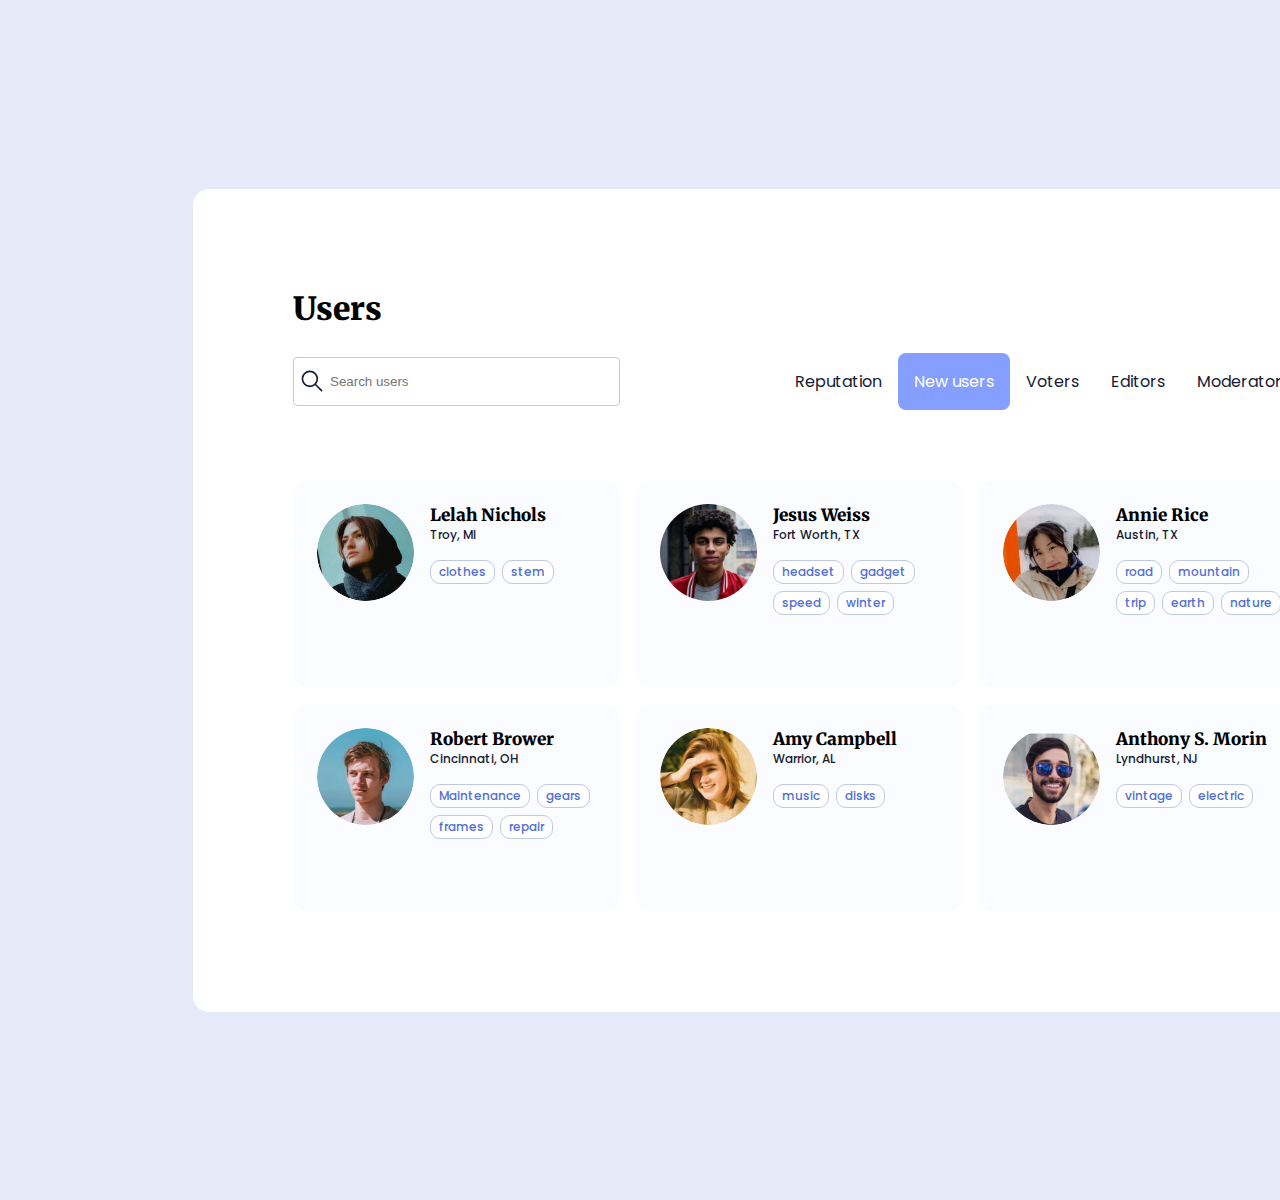
<file: bai3/index.html>
<!DOCTYPE html>
<html lang="en">
  <head>
    <meta charset="UTF-8" />
    <meta name="viewport" content="width=device-width, initial-scale=1.0" />
    <title>Document</title>
    <link rel="stylesheet" href="./css/style.css" />
    <link
      href="https://fonts.googleapis.com/css?family=Merriweather"
      rel="stylesheet"
    />
    <link
      href="https://fonts.googleapis.com/css?family=Poppins"
      rel="stylesheet"
    />
  </head>
  <body>
    <div class="container">
      <div class="top">
        <h3>Users</h3>
        <div class="top-child">
          <div class="input">
            <svg
              xmlns="http://www.w3.org/2000/svg"
              width="32"
              height="32"
              viewBox="0 0 32 32"
              fill="none"
            >
              <g clip-path="url(#clip0_2_6)">
                <path
                  d="M13.3333 22.6667C18.488 22.6667 22.6667 18.488 22.6667 13.3333C22.6667 8.17868 18.488 4 13.3333 4C8.17868 4 4 8.17868 4 13.3333C4 18.488 8.17868 22.6667 13.3333 22.6667Z"
                  stroke="#151B32"
                  stroke-width="2"
                  stroke-linecap="round"
                  stroke-linejoin="round"
                />
                <path
                  d="M28 28L20 20"
                  stroke="#151B32"
                  stroke-width="2"
                  stroke-linecap="round"
                  stroke-linejoin="round"
                />
              </g>
              <defs>
                <clipPath id="clip0_2_6">
                  <rect width="32" height="32" fill="white" />
                </clipPath>
              </defs>
            </svg>
            <input type="text" name="" id="" placeholder="Search users" />
          </div>
          <div class="navigation">
            <a href="#" class="nav-item">Reputation</a>
            <a href="#" class="nav-item">New users</a>
            <a href="#" class="nav-item">Voters</a>
            <a href="#" class="nav-item">Editors</a>
            <a href="#" class="nav-item">Moderators</a>
          </div>
        </div>
      </div>
      <div class="body">
        <div class="information-user">
          <div class="user-card">
            <div
              class="img"
              style="
                background-image: url('./img/z5093132088057_a8adc18cf74bbab189aaad1f955f61a1.jpg');
              "
            ></div>
            <div class="des">
              <div class="top-des">
                <div class="name">Lelah Nichols</div>
                <div class="location">Troy, MI</div>
              </div>
              <div class="habits">
                <div class="habit-item">clothes</div>
                <div class="habit-item">stem</div>
              </div>
            </div>
          </div>
          <div class="user-card">
            <div
              class="img"
              style="
                background-image: url('./img/225faee70e15159236035178cca54a11.png');
                background-position: center;
                background-size: cover;
              "
            ></div>
            <div class="des">
              <div class="top-des">
                <div class="name">Jesus Weiss</div>
                <div class="location">Fort Worth, TX</div>
              </div>
              <div class="habits">
                <div class="habit-item">headset</div>
                <div class="habit-item">gadget</div>
                <div class="habit-item">speed</div>
                <div class="habit-item">winter</div>
              </div>
            </div>
          </div>
          <div class="user-card">
            <div
              class="img"
              style="background-image: url('./img/Ellipse\ 1a.svg ')"
            ></div>
            <div class="des">
              <div class="top-des">
                <div class="name">Annie Rice</div>
                <div class="location">Austin, TX</div>
              </div>
              <div class="habits">
                <div class="habit-item">road</div>
                <div class="habit-item">mountain</div>
                <div class="habit-item">trip</div>
                <div class="habit-item">earth</div>
                <div class="habit-item">nature</div>
              </div>
            </div>
          </div>
          <div class="user-card">
            <div
              class="img"
              style="background-image: url('./img/Ellipse\ 1b.svg ')"
            ></div>
            <div class="des">
              <div class="top-des">
                <div class="name">Robert Brower</div>
                <div class="location">Cincinnati, OH</div>
              </div>
              <div class="habits">
                <div class="habit-item">Maintenance</div>
                <div class="habit-item">gears</div>
                <div class="habit-item">frames</div>
                <div class="habit-item">repair</div>
              </div>
            </div>
          </div>
          <div class="user-card">
            <div
              class="img"
              style="background-image: url('./img/Ellipse\ 1c.svg ')"
            ></div>
            <div class="des">
              <div class="top-des">
                <div class="name">Amy Campbell</div>
                <div class="location">Warrior, AL</div>
              </div>
              <div class="habits">
                <div class="habit-item">music</div>
                <div class="habit-item">disks</div>
              </div>
            </div>
          </div>
          <div class="user-card">
            <div
              class="img"
              style="background-image: url('./img/Ellipse\ 1d.svg')"
            ></div>
            <div class="des">
              <div class="top-des">
                <div class="name">Anthony S. Morin</div>
                <div class="location">Lyndhurst, NJ</div>
              </div>
              <div class="habits">
                <div class="habit-item">vintage</div>
                <div class="habit-item">electric</div>
              </div>
            </div>
          </div>
        </div>
      </div>
    </div>
  </body>
</html>
</file>
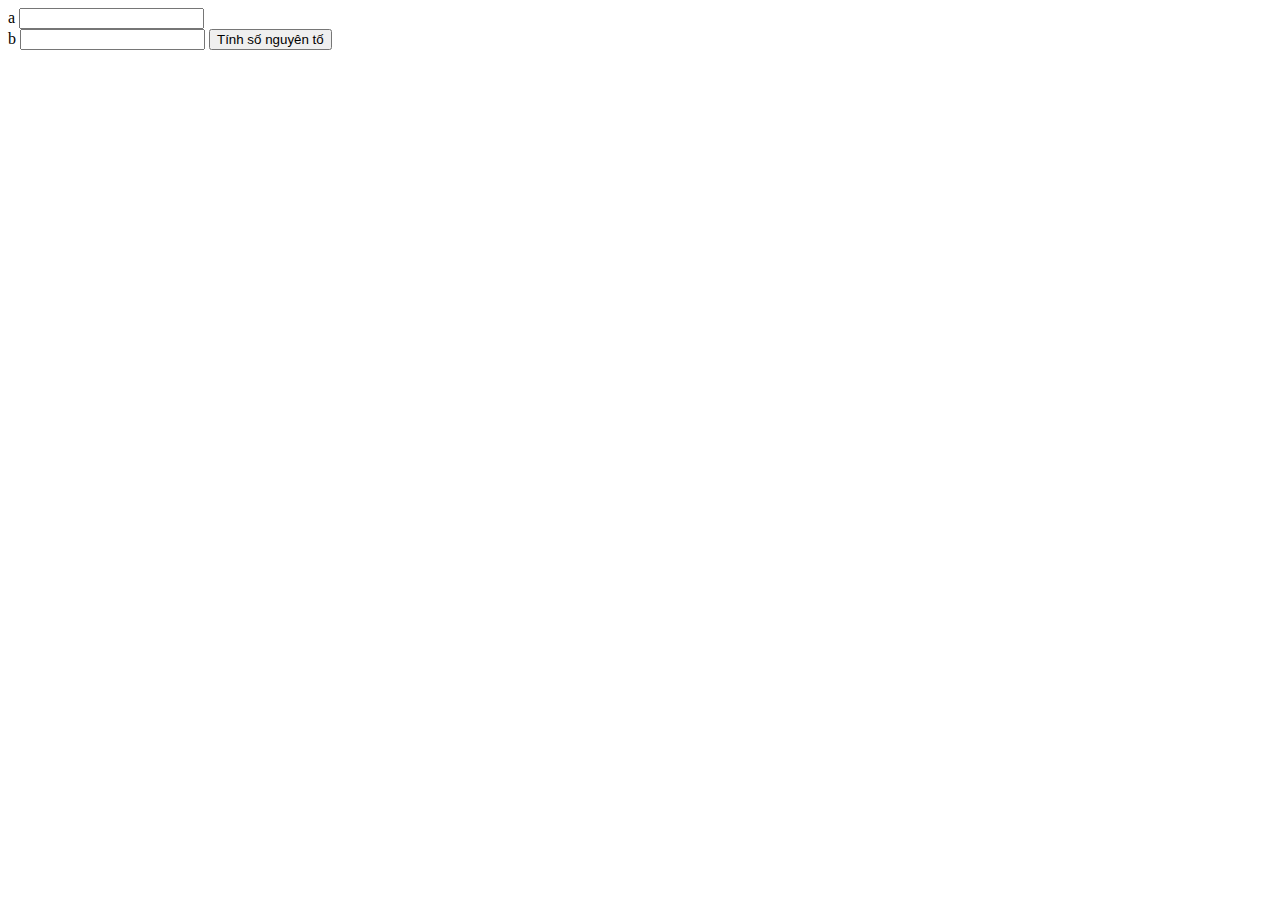
<file: bai1/bai1.html>
<!DOCTYPE html>
<html lang="en">
  <head>
    <meta charset="UTF-8" />
    <meta name="viewport" content="width=device-width, initial-scale=1.0" />
    <title>Document</title>
  </head>
  <body>
    <label for="inputA">
      a
      <input type="text" name="" id="inputA" class="inputA" />
    </label>
    <br />
    <label for="inputB">
      b
      <input type="text" name="" id="inputB" class="inputB" />
    </label>
    <button type="button" onclick="tinhSNT()">Tính số nguyên tố</button>
    <p id="result"></p>
    <script src="./bai1.js"></script>
  </body>
</html>
</file>
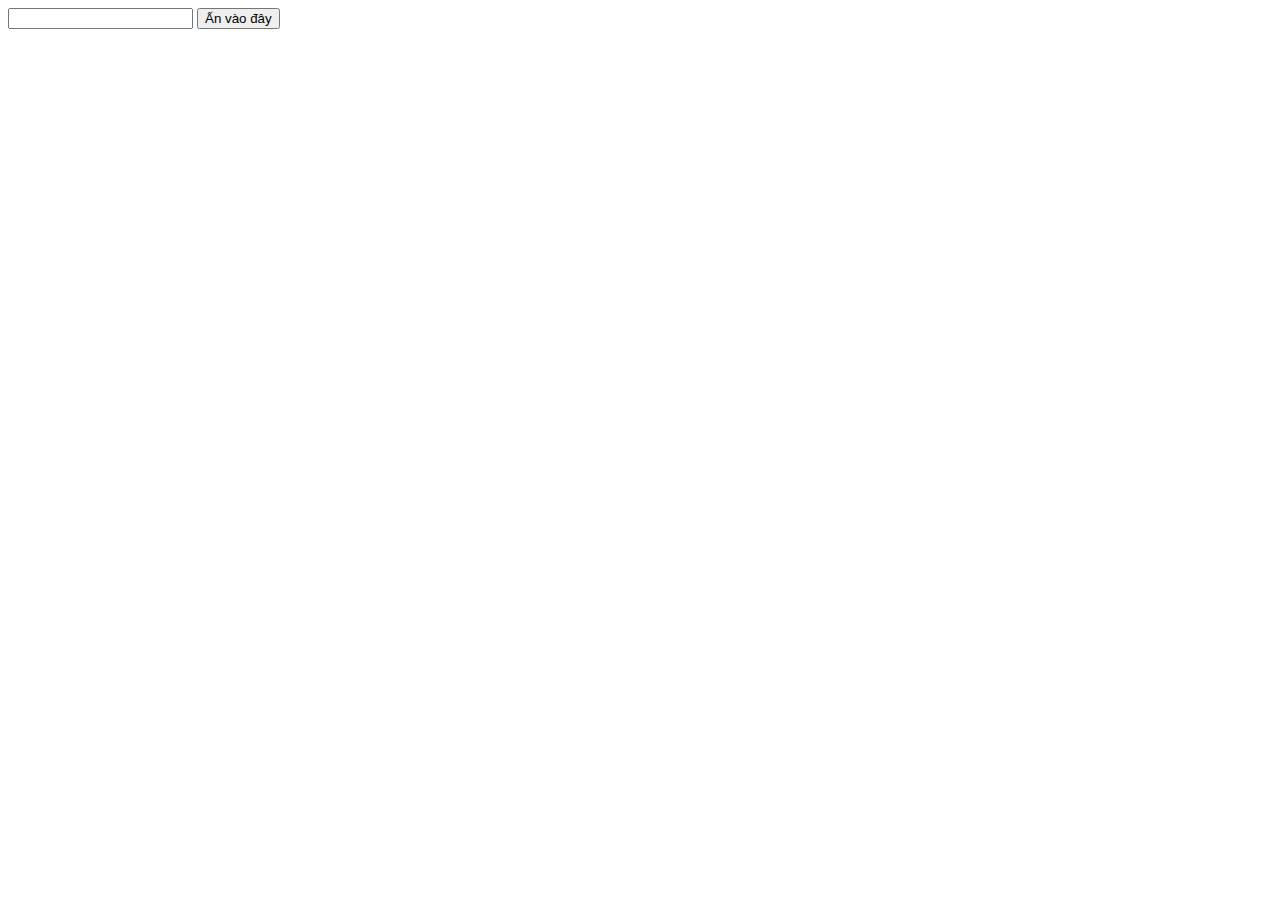
<file: bai2/bai2.html>
<!DOCTYPE html>
<html lang="en">
  <head>
    <meta charset="UTF-8" />
    <meta name="viewport" content="width=device-width, initial-scale=1.0" />
    <title>Document</title>
  </head>
  <body>
    <input type="text" name="" id="inputNum" />
    <button type="button" class="btn">Ấn vào đây</button>
    <div class="triangleOutput"></div>
    <script src="bai2.js"></script>
  </body>
</html>
</file>
<file: bai3/css/style.css>
* {
  box-sizing: border-box;
  margin: 0;
  padding: 0;
}
body {
  font-family: "Poppins";
  display: flex;
  width: 1600px;
  height: 1200px;
  padding: 173px 194px 173px 193px;
  justify-content: center;
  align-items: center;
  background: #e6eaf8;
  scroll-behavior: smooth;
}
.container {
  display: inline-flex;
  padding: 100px;
  flex-direction: column;
  align-items: flex-start;
  gap: 70px;
  border-radius: 16px;
  background: #fff;
}
.top {
  display: flex;
  flex-direction: column;
  align-items: flex-start;
  gap: 24px;
  align-self: stretch;
}
.top-child {
  display: flex;
  justify-content: space-between;
  align-items: center;
  align-self: stretch;
}
.input input {
  display: flex;
  width: 327px;
  padding: 16px 36px;
  align-items: center;
  gap: 8px;
  border-radius: 4px;
  border: 1px solid #bfc8e5;
}
.input svg {
  position: absolute;
  z-index: 2;
  transform: scale(0.8);
  top: 17%;
  left: 1%;
}
.input {
  display: flex;
  justify-content: flex-start;
  position: relative;
}
.navigation {
  display: flex;
  align-items: flex-start;
  justify-content: flex-end;
  border-radius: 4px;
}
.nav-item {
  display: flex;
  padding: 16px;
  justify-content: center;
  align-items: center;
  gap: 8px;
  width: fit-content;
  text-decoration: none;
  color: var(--151-b-32, #151b32);
  font-size: 16px;
  font-style: normal;
  font-weight: 400;
  line-height: normal;
}
.nav-item:nth-child(2) {
  border-radius: 8px;
  background: #849fff;
  color: #fff;
}
.information-user {
  display: flex;
  align-items: flex-start;
  gap: 16px;
  flex-wrap: wrap;
}
.user-card {
  display: flex;
  width: 327px;
  height: 208px;
  padding: 24px;
  align-items: flex-start;
  gap: 16px;
  border-radius: 16px;
  background: #fbfcff;
  transition: all 0.2s ease-in-out;
  border-color: #bfc8e5;
}
.user-card:hover {
  border-radius: 16px;
  border: 1px solid #bfc8e5;
  background: #fbfcff;
  box-shadow: 0px 8px 23px 0px rgba(218, 224, 249, 0.7);
}
.img {
  width: 97px;
  height: 97px;
  flex-shrink: 0;
  border-radius: 97px;
}

.des {
  display: flex;
  flex-direction: column;
  align-items: flex-start;
  gap: 16px;
}
.name,
h3 {
  font-weight: 900;
  font-family: "Merriweather";
}
h3 {
  font-size: 32px;
}
.name {
  font-size: 17px;
}
.location {
  color: var(--151-b-32, #151b32);
  font-size: 12px;
  font-style: normal;
  font-weight: 500;
  line-height: normal;
}
.habits {
  display: flex;
  gap: 7px;
  flex-wrap: wrap;
}
.habit-item {
  display: flex;
  padding: 2px 8px;
  justify-content: center;
  align-items: center;
  gap: 10px;
  border-radius: 10px;
  border: 1px solid var(--bfc-8-e-6, #bfc8e5);
  background: #fff;
  color: #516fd4;
  font-size: 12px;
  font-style: normal;
  font-weight: 500;
  line-height: normal;
}
</file>
